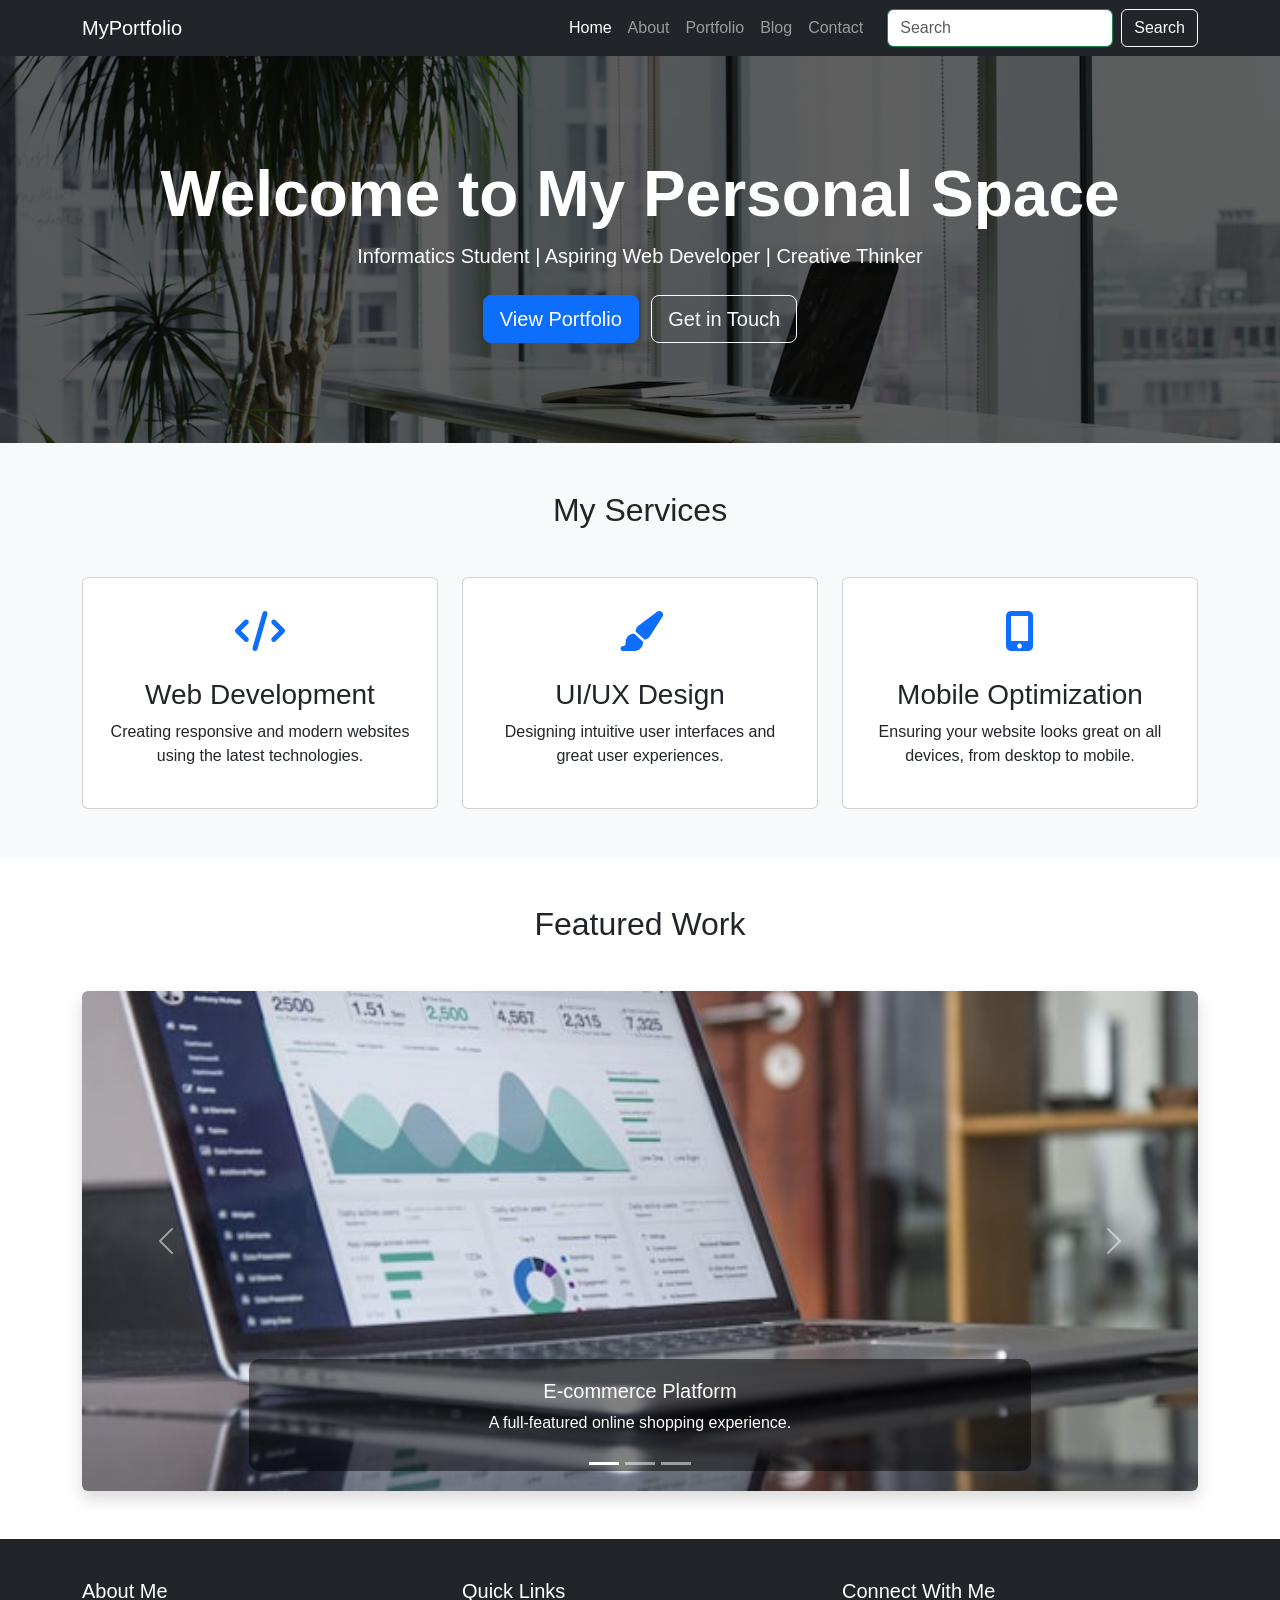
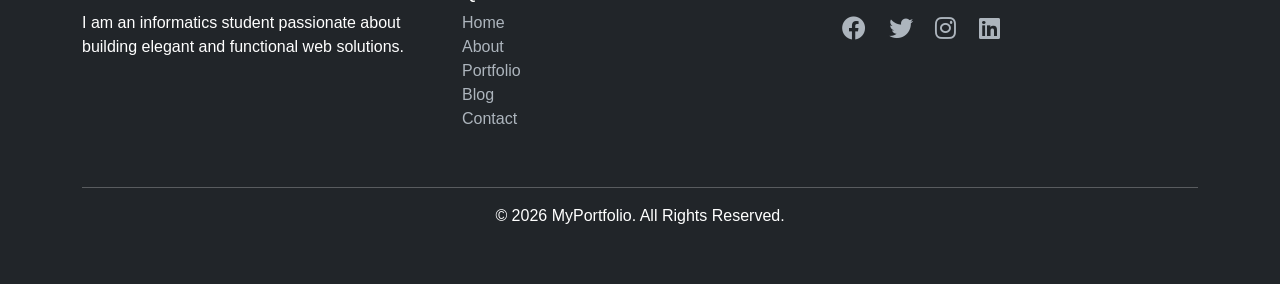
<file: index.html>
<!DOCTYPE html>
<html lang="en">
<head>
    <meta charset="UTF-8">
    <meta name="viewport" content="width=device-width, initial-scale=1.0">
    <title>Personal Website - Home</title>
    <!-- Bootstrap 5 CSS -->
    <link href="https://cdn.jsdelivr.net/npm/bootstrap@5.3.0/dist/css/bootstrap.min.css" rel="stylesheet">
    <!-- Font Awesome -->
    <link rel="stylesheet" href="https://cdnjs.cloudflare.com/ajax/libs/font-awesome/6.0.0/css/all.min.css">
    <!-- Custom CSS -->
    <link rel="stylesheet" href="css/custom.css">
</head>
<body>

    <!-- Navbar -->
    <nav class="navbar navbar-expand-lg navbar-dark bg-dark fixed-top">
        <div class="container">
            <a class="navbar-brand" href="index.html">MyPortfolio</a>
            <button class="navbar-toggler" type="button" data-bs-toggle="collapse" data-bs-target="#navbarNav">
                <span class="navbar-toggler-icon"></span>
            </button>
            <div class="collapse navbar-collapse" id="navbarNav">
                <ul class="navbar-nav ms-auto">
                    <li class="nav-item"><a class="nav-link active" href="index.html">Home</a></li>
                    <li class="nav-item"><a class="nav-link" href="about.html">About</a></li>
                    <li class="nav-item"><a class="nav-link" href="portfolio.html">Portfolio</a></li>
                    <li class="nav-item"><a class="nav-link" href="blog.html">Blog</a></li>
                    <li class="nav-item"><a class="nav-link" href="contact.html">Contact</a></li>
                </ul>
                <!-- Optional Search Bar -->
                <form class="d-flex ms-lg-3">
                    <input class="form-control me-2" type="search" placeholder="Search" aria-label="Search">
                    <button class="btn btn-outline-light" type="submit">Search</button>
                </form>
            </div>
        </div>
    </nav>

    <!-- Hero Section -->
    <section class="hero-section">
        <div class="container">
            <h1 class="display-3 fw-bold">Welcome to My Personal Space</h1>
            <p class="lead">Informatics Student | Aspiring Web Developer | Creative Thinker</p>
            <div class="mt-4">
                <a href="portfolio.html" class="btn btn-primary btn-lg me-2">View Portfolio</a>
                <a href="contact.html" class="btn btn-outline-light btn-lg">Get in Touch</a>
            </div>
        </div>
    </section>

    <!-- Features/Services Section -->
    <section class="py-5 bg-light">
        <div class="container">
            <h2 class="text-center mb-5">My Services</h2>
            <div class="row g-4">
                <div class="col-md-4">
                    <div class="card h-100 feature-card text-center p-4">
                        <div class="feature-icon">
                            <i class="fas fa-code"></i>
                        </div>
                        <h3>Web Development</h3>
                        <p>Creating responsive and modern websites using the latest technologies.</p>
                    </div>
                </div>
                <div class="col-md-4">
                    <div class="card h-100 feature-card text-center p-4">
                        <div class="feature-icon">
                            <i class="fas fa-paint-brush"></i>
                        </div>
                        <h3>UI/UX Design</h3>
                        <p>Designing intuitive user interfaces and great user experiences.</p>
                    </div>
                </div>
                <div class="col-md-4">
                    <div class="card h-100 feature-card text-center p-4">
                        <div class="feature-icon">
                            <i class="fas fa-mobile-alt"></i>
                        </div>
                        <h3>Mobile Optimization</h3>
                        <p>Ensuring your website looks great on all devices, from desktop to mobile.</p>
                    </div>
                </div>
            </div>
        </div>
    </section>

    <!-- Carousel/Slider -->
    <section class="py-5">
        <div class="container">
            <h2 class="text-center mb-5">Featured Work</h2>
            <div id="projectCarousel" class="carousel slide" data-bs-ride="carousel">
                <div class="carousel-indicators">
                    <button type="button" data-bs-target="#projectCarousel" data-bs-slide-to="0" class="active"></button>
                    <button type="button" data-bs-target="#projectCarousel" data-bs-slide-to="1"></button>
                    <button type="button" data-bs-target="#projectCarousel" data-bs-slide-to="2"></button>
                </div>
                <div class="carousel-inner rounded shadow">
                    <div class="carousel-item active">
                        <img src="images/project1.jpg" class="d-block w-100" alt="Project 1" style="height: 500px; object-fit: cover;">
                        <div class="carousel-caption d-none d-md-block" style="background: rgba(0,0,0,0.5); border-radius: 10px;">
                            <h5>E-commerce Platform</h5>
                            <p>A full-featured online shopping experience.</p>
                        </div>
                    </div>
                    <div class="carousel-item">
                        <img src="images/project2.jpg" class="d-block w-100" alt="Project 2" style="height: 500px; object-fit: cover;">
                        <div class="carousel-caption d-none d-md-block" style="background: rgba(0,0,0,0.5); border-radius: 10px;">
                            <h5>Portfolio Website</h5>
                            <p>Showcasing creative works and achievements.</p>
                        </div>
                    </div>
                    <div class="carousel-item">
                        <img src="images/project3.jpg" class="d-block w-100" alt="Project 3" style="height: 500px; object-fit: cover;">
                        <div class="carousel-caption d-none d-md-block" style="background: rgba(0,0,0,0.5); border-radius: 10px;">
                            <h5>Task Management App</h5>
                            <p>Improving productivity through organized workflows.</p>
                        </div>
                    </div>
                </div>
                <button class="carousel-control-prev" type="button" data-bs-target="#projectCarousel" data-bs-slide="prev">
                    <span class="carousel-control-prev-icon"></span>
                </button>
                <button class="carousel-control-next" type="button" data-bs-target="#projectCarousel" data-bs-slide="next">
                    <span class="carousel-control-next-icon"></span>
                </button>
            </div>
        </div>
    </section>

    <!-- Footer -->
    <footer>
        <div class="container">
            <div class="row">
                <div class="col-md-4 mb-4">
                    <h5>About Me</h5>
                    <p>I am an informatics student passionate about building elegant and functional web solutions.</p>
                </div>
                <div class="col-md-4 mb-4">
                    <h5>Quick Links</h5>
                    <ul class="list-unstyled">
                        <li><a href="index.html">Home</a></li>
                        <li><a href="about.html">About</a></li>
                        <li><a href="portfolio.html">Portfolio</a></li>
                        <li><a href="blog.html">Blog</a></li>
                        <li><a href="contact.html">Contact</a></li>
                    </ul>
                </div>
                <div class="col-md-4 mb-4">
                    <h5>Connect With Me</h5>
                    <div class="fs-4">
                        <a href="#" class="me-3"><i class="fab fa-facebook"></i></a>
                        <a href="#" class="me-3"><i class="fab fa-twitter"></i></a>
                        <a href="#" class="me-3"><i class="fab fa-instagram"></i></a>
                        <a href="#" class="me-3"><i class="fab fa-linkedin"></i></a>
                    </div>
                </div>
            </div>
            <hr class="bg-secondary">
            <div class="text-center mt-3">
                <p>&copy; 2026 MyPortfolio. All Rights Reserved.</p>
            </div>
        </div>
    </footer>

    <!-- Bootstrap 5 JS Bundle with Popper -->
    <script src="https://cdn.jsdelivr.net/npm/bootstrap@5.3.0/dist/js/bootstrap.bundle.min.js"></script>
    <!-- Custom JS -->
    <script src="js/script.js"></script>
</body>
</html>
</file>
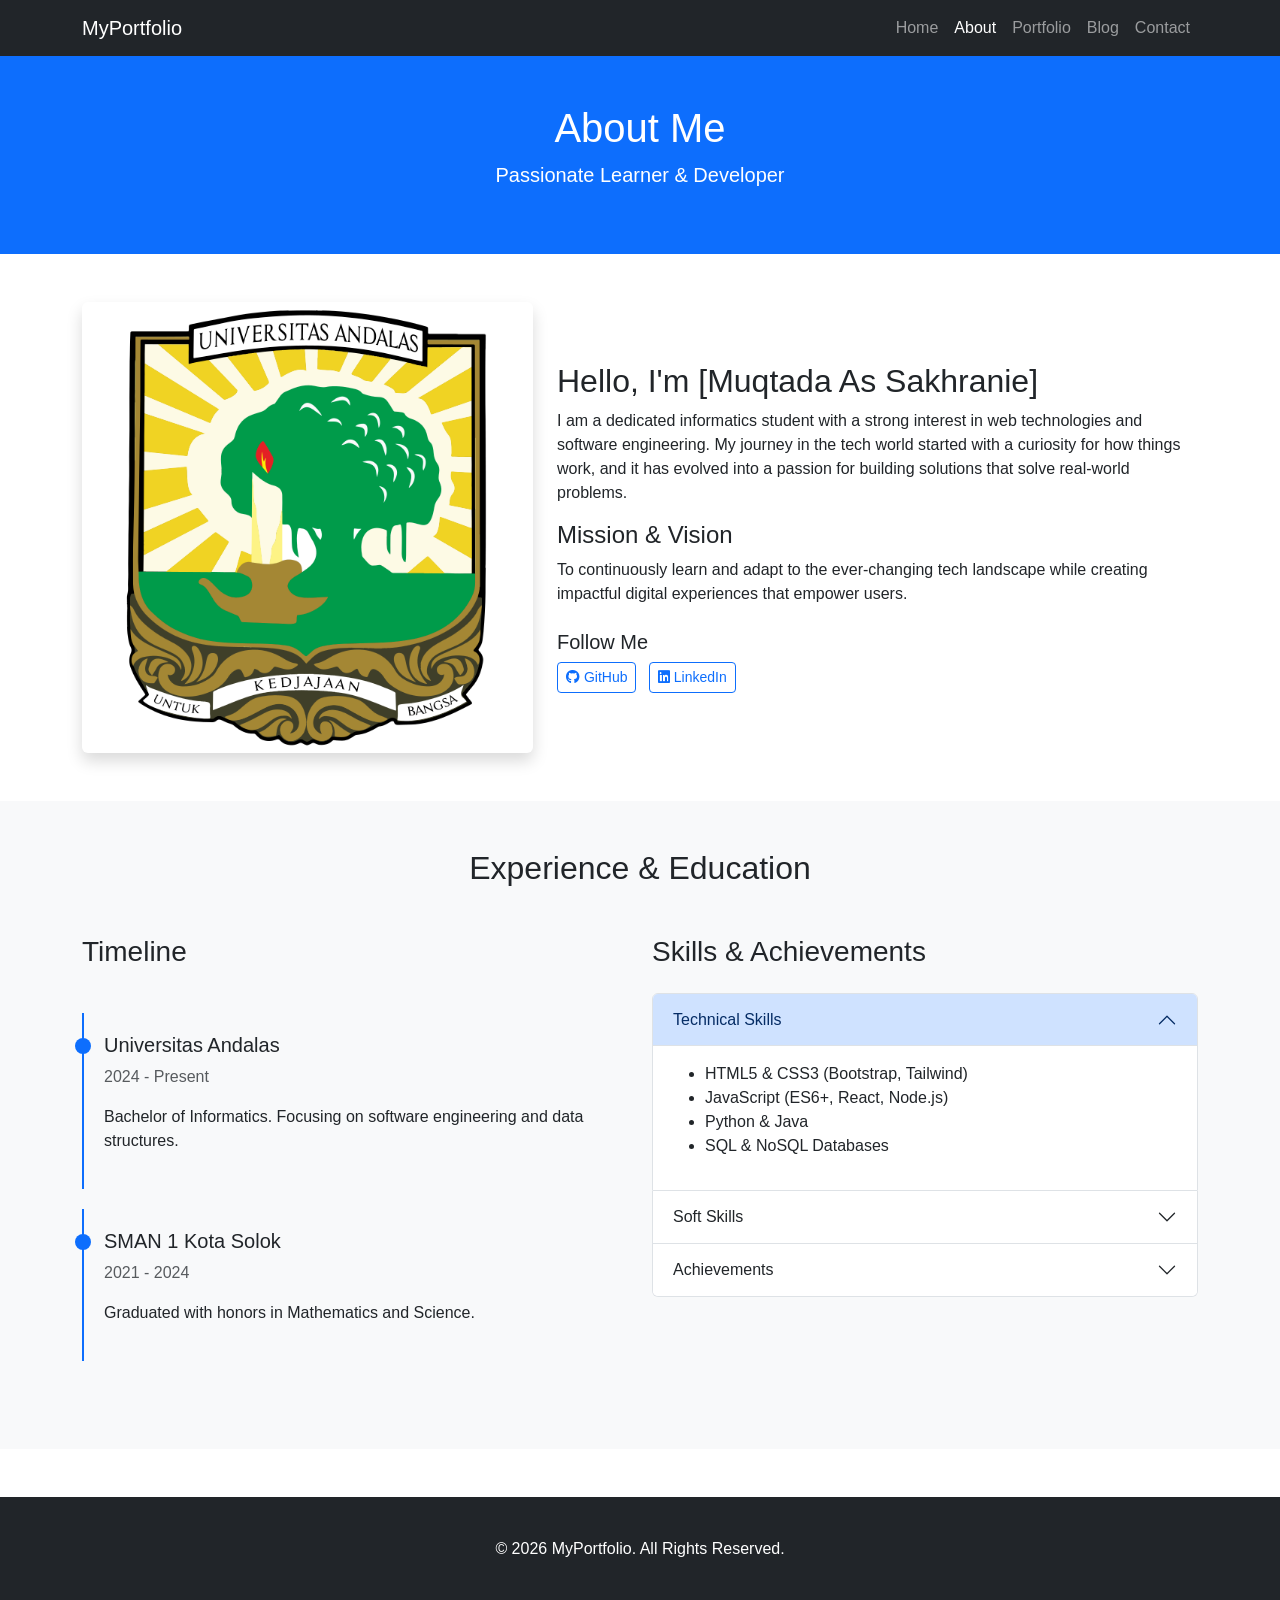
<file: about.html>
<!DOCTYPE html>
<html lang="en">
<head>
    <meta charset="UTF-8">
    <meta name="viewport" content="width=device-width, initial-scale=1.0">
    <title>About Me - MyPortfolio</title>
    <link href="https://cdn.jsdelivr.net/npm/bootstrap@5.3.0/dist/css/bootstrap.min.css" rel="stylesheet">
    <link rel="stylesheet" href="https://cdnjs.cloudflare.com/ajax/libs/font-awesome/6.0.0/css/all.min.css">
    <link rel="stylesheet" href="css/custom.css">
</head>
<body>

    <!-- Navbar -->
    <nav class="navbar navbar-expand-lg navbar-dark bg-dark fixed-top">
        <div class="container">
            <a class="navbar-brand" href="index.html">MyPortfolio</a>
            <button class="navbar-toggler" type="button" data-bs-toggle="collapse" data-bs-target="#navbarNav">
                <span class="navbar-toggler-icon"></span>
            </button>
            <div class="collapse navbar-collapse" id="navbarNav">
                <ul class="navbar-nav ms-auto">
                    <li class="nav-item"><a class="nav-link" href="index.html">Home</a></li>
                    <li class="nav-item"><a class="nav-link active" href="about.html">About</a></li>
                    <li class="nav-item"><a class="nav-link" href="portfolio.html">Portfolio</a></li>
                    <li class="nav-item"><a class="nav-link" href="blog.html">Blog</a></li>
                    <li class="nav-item"><a class="nav-link" href="contact.html">Contact</a></li>
                </ul>
            </div>
        </div>
    </nav>

    <!-- Page Header -->
    <header class="bg-primary text-white text-center py-5">
        <div class="container">
            <h1>About Me</h1>
            <p class="lead">Passionate Learner & Developer</p>
        </div>
    </header>

    <!-- Personal Info Section -->
    <section class="py-5">
        <div class="container">
            <div class="row align-items-center">
                <div class="col-md-5 mb-4 mb-md-0">
                    <img src="images/profile1.jpg" alt="My Profile" class="img-fluid rounded shadow">
                </div>
                <div class="col-md-7">
                    <h2>Hello, I'm [Muqtada As Sakhranie]</h2>
                    <p>I am a dedicated informatics student with a strong interest in web technologies and software engineering. My journey in the tech world started with a curiosity for how things work, and it has evolved into a passion for building solutions that solve real-world problems.</p>
                    
                    <h4>Mission & Vision</h4>
                    <p>To continuously learn and adapt to the ever-changing tech landscape while creating impactful digital experiences that empower users.</p>

                    <div class="mt-4">
                        <h5>Follow Me</h5>
                        <a href="https://github.com/muqtadaend" class="btn btn-outline-primary btn-sm me-2"><i class="fab fa-github"></i> GitHub</a>
                        <a href="#" class="btn btn-outline-primary btn-sm me-2"><i class="fab fa-linkedin"></i> LinkedIn</a>
                    </div>
                </div>
            </div>
        </div>
    </section>

    <!-- Timeline/Accordion Section -->
    <section class="py-5 bg-light">
        <div class="container">
            <h2 class="text-center mb-5">Experience & Education</h2>
            
            <div class="row">
                <div class="col-md-6">
                    <h3 class="mb-4">Timeline</h3>
                    <div class="timeline">
                        <div class="timeline-item">
                            <h5>Universitas Andalas</h5>
                            <p class="text-muted">2024 - Present</p>
                            <p>Bachelor of Informatics. Focusing on software engineering and data structures.</p>
                        </div>
                        <div class="timeline-item">
                            <h5>SMAN 1 Kota Solok</h5>
                            <p class="text-muted">2021 - 2024</p>
                            <p>Graduated with honors in Mathematics and Science.</p>
                        </div>
                    </div>
                </div>
                <div class="col-md-6">
                    <h3 class="mb-4">Skills & Achievements</h3>
                    <div class="accordion" id="skillsAccordion">
                        <div class="accordion-item">
                            <h2 class="accordion-header">
                                <button class="accordion-button" type="button" data-bs-toggle="collapse" data-bs-target="#skill1">
                                    Technical Skills
                                </button>
                            </h2>
                            <div id="skill1" class="accordion-collapse collapse show" data-bs-parent="#skillsAccordion">
                                <div class="accordion-body">
                                    <ul>
                                        <li>HTML5 & CSS3 (Bootstrap, Tailwind)</li>
                                        <li>JavaScript (ES6+, React, Node.js)</li>
                                        <li>Python & Java</li>
                                        <li>SQL & NoSQL Databases</li>
                                    </ul>
                                </div>
                            </div>
                        </div>
                        <div class="accordion-item">
                            <h2 class="accordion-header">
                                <button class="accordion-button collapsed" type="button" data-bs-toggle="collapse" data-bs-target="#skill2">
                                    Soft Skills
                                </button>
                            </h2>
                            <div id="skill2" class="accordion-collapse collapse" data-bs-parent="#skillsAccordion">
                                <div class="accordion-body">
                                    <ul>
                                        <li>Problem Solving</li>
                                        <li>Team Collaboration</li>
                                        <li>Effective Communication</li>
                                        <li>Adaptability</li>
                                    </ul>
                                </div>
                            </div>
                        </div>
                        <div class="accordion-item">
                            <h2 class="accordion-header">
                                <button class="accordion-button collapsed" type="button" data-bs-toggle="collapse" data-bs-target="#skill3">
                                    Achievements
                                </button>
                            </h2>
                            <div id="skill3" class="accordion-collapse collapse" data-bs-parent="#skillsAccordion">
                                <div class="accordion-body">
                                    <ul>
                                        <li>1st Place in Local Hackathon 2022</li>
                                        <li>Certified Web Developer (Google/Coursera)</li>
                                        <li>Dean's List - Fall 2021, Spring 2022</li>
                                    </ul>
                                </div>
                            </div>
                        </div>
                    </div>
                </div>
            </div>
        </div>
    </section>

    <!-- Footer -->
    <footer class="mt-5">
        <div class="container text-center">
            <p>&copy; 2026 MyPortfolio. All Rights Reserved.</p>
        </div>
    </footer>

    <script src="https://cdn.jsdelivr.net/npm/bootstrap@5.3.0/dist/js/bootstrap.bundle.min.js"></script>
    <script src="js/script.js"></script>
</body>
</html>
</file>
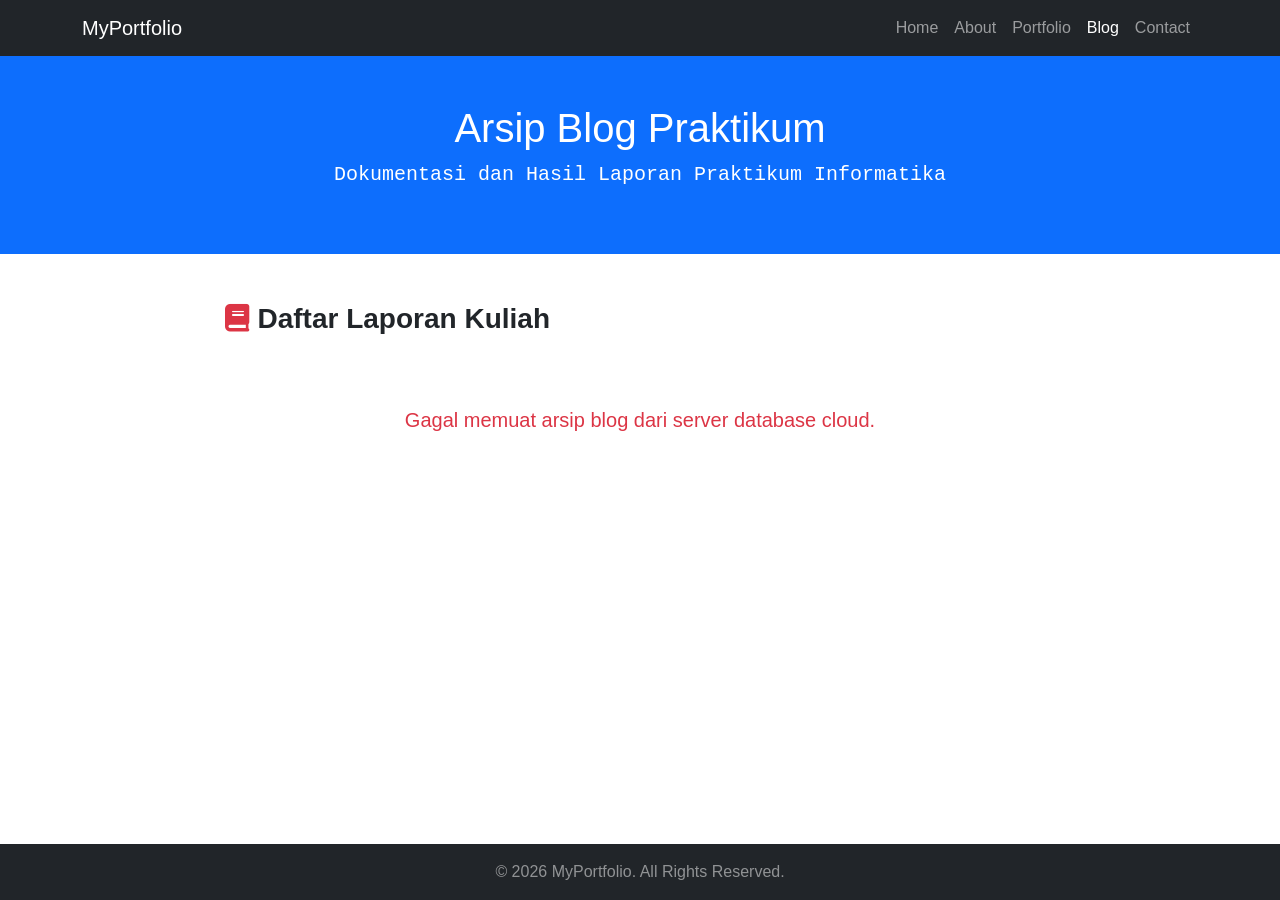
<file: admin.html>
<!DOCTYPE html>
<html lang="en">
<head>
    <meta charset="UTF-8">
    <meta name="viewport" content="width=device-width, initial-scale=1.0">
    <title>Panel Manajemen Laporan (Admin Only)</title>
    <link href="https://cdn.jsdelivr.net/npm/bootstrap@5.3.0/dist/css/bootstrap.min.css" rel="stylesheet">
    <link rel="stylesheet" href="https://cdnjs.cloudflare.com/ajax/libs/font-awesome/6.0.0/css/all.min.css">
    <style>
        body { background-color: #f4f6f9; padding-top: 30px; padding-bottom: 60px; }
        .dynamic-step-item { background-color: #fff; border: 1px solid #ced4da; border-radius: 8px; padding: 15px; margin-bottom: 15px; }
        .admin-card-list { max-height: 70vh; overflow-y: auto; }
    </style>
</head>
<body>

    <div class="container-fluid px-4">
        <div class="d-flex justify-content-between align-items-center mb-4 bg-white p-3 rounded shadow-sm">
            <h3 class="text-danger fw-bold m-0"><i class="fas fa-user-shield me-2"></i>Control Panel Dashboard (Cloud Firebase)</h3>
            <a href="blog.html" class="btn btn-dark fw-bold"><i class="fas fa-globe me-1"></i> Ke Halaman Utama Blog</a>
        </div>

        <div class="row g-4">
            <div class="col-xl-5 col-lg-6">
                <div class="card shadow border-0 p-4 sticky-top" style="top: 20px; max-height: 85vh; overflow-y: auto;">
                    <h4 class="mb-3 text-primary fw-bold"><i class="fas fa-plus-circle me-2"></i>Input Tugas Baru</h4>
                    <form id="praktikumForm" class="needs-validation" novalidate>
                        <div class="mb-3">
                            <label class="form-label fw-semibold">Mata Kuliah</label>
                            <input type="text" class="form-control" id="formMatkul" placeholder="Contoh: Pemrograman Web" required>
                        </div>
                        <div class="mb-3">
                            <label class="form-label fw-semibold">Judul Utama</label>
                            <input type="text" class="form-control" id="formJudul" placeholder="Contoh: Modul 7 - Laravel Migration" required>
                        </div>
                        <div class="mb-3">
                            <label class="form-label fw-semibold">Deskripsi Singkat</label>
                            <textarea class="form-control" id="formDeskripsi" rows="2" placeholder="Pengantar singkat materi..." required></textarea>
                        </div>
                        
                        <hr>
                        <h6 class="text-primary fw-bold">A. TUJUAN PRAKTIKUM</h6>
                        <div class="mb-3">
                            <textarea class="form-control" id="formTujuan" rows="2" placeholder="Tuliskan tujuan..." required></textarea>
                        </div>

                        <hr>
                        <div class="d-flex justify-content-between align-items-center mb-3">
                            <h6 class="text-primary fw-bold m-0">B. TEORI & LANGKAH-LANGKAH</h6>
                            <button type="button" class="btn btn-sm btn-dark" id="addStepBtn"><i class="fas fa-plus me-1"></i> Tambah Sub-Bab</button>
                        </div>
                        
                        <div id="dynamicStepsContainer">
                            <div class="dynamic-step-item">
                                <span class="badge bg-danger mb-2 step-number-label">Sub-Bagian 1</span>
                                <div class="mb-2">
                                    <input type="text" class="form-control form-step-title" placeholder="Nama Sub-Materi (Misal: 1. Konfigurasi)" required>
                                </div>
                                <div class="mb-2">
                                    <textarea class="form-control form-step-desc" rows="2" placeholder="Penjelasan..." required></textarea>
                                </div>
                                <div>
                                    <input type="file" class="form-control form-step-file" accept="image/*" required>
                                </div>
                            </div>
                        </div>

                        <hr>
                        <h6 class="text-primary fw-bold">C. KESIMPULAN</h6>
                        <div class="mb-4">
                            <textarea class="form-control" id="formKesimpulan" rows="2" placeholder="Kesimpulan akhir..." required></textarea>
                        </div>

                        <button type="submit" id="submitBtn" class="btn btn-danger w-100 fw-bold py-2">Publish ke Cloud Database <i class="fas fa-cloud-upload-alt ms-1"></i></button>
                    </form>
                </div>
            </div>

            <div class="col-xl-7 col-lg-6">
                <div class="card shadow border-0 p-4">
                    <h4 class="mb-3 text-dark fw-bold"><i class="fas fa-folder-open me-2 text-warning"></i>Daftar Laporan di Cloud Server</h4>
                    <p class="text-muted small">Data di bawah ini tersimpan secara live di Cloud. Menghapus data di sini akan langsung menghilangkannya dari device dosen secara realtime.</p>
                    <div id="adminReportContainer" class="admin-card-list row g-3">
                        <div class="text-center text-muted py-5"><div class="spinner-border text-danger" role="status"></div><p class="mt-2">Menghubungkan ke Cloud Database...</p></div>
                    </div>
                </div>
            </div>
        </div>
    </div>

    <script>
        // ========================================================
        // 🔐 SISTEM KEAMANAN PASSWORD ADMIN
        // ========================================================
        const PASSWORD_RAHASIA_ADMIN = "adminInformatika123"; 
        let verifikasiUser = prompt("Akses Terbatas! Masukkan Password Kode Verifikasi Admin:");
        if (verifikasiUser !== PASSWORD_RAHASIA_ADMIN) {
            alert("Verifikasi Gagal!");
            window.location.href = "blog.html";
        }

        // ========================================================
        // 🌐 KONFIGURASI LINK URL DATABASE FIREBASE KAMU
        // ========================================================
        const FIREBASE_DB_URL = "https://muqtada-ifportofolio-default-rtdb.asia-southeast1.firebasedatabase.app"; 
        // ========================================================

        let stepCount = 1;

        // Tambah field dinamis sub-bab materi
        document.getElementById('addStepBtn').addEventListener('click', function() {
            stepCount++;
            const container = document.getElementById('dynamicStepsContainer');
            const stepHTML = `
                <div class="dynamic-step-item">
                    <div class="d-flex justify-content-between align-items-center mb-2">
                        <span class="badge bg-danger step-number-label">Sub-Bagian ${stepCount}</span>
                        <button type="button" class="btn btn-sm btn-link text-danger p-0 remove-step-btn"><i class="fas fa-trash-alt"></i></button>
                    </div>
                    <div class="mb-2">
                        <input type="text" class="form-control form-step-title" placeholder="Nama Sub-Materi..." required>
                    </div>
                    <div class="mb-2">
                        <textarea class="form-control form-step-desc" rows="2" placeholder="Penjelasan..." required></textarea>
                    </div>
                    <div>
                        <input type="file" class="form-control form-step-file" accept="image/*" required>
                    </div>
                </div>
            `;
            container.insertAdjacentHTML('beforeend', stepHTML);
        });

        // Hapus field dinamis sub-bab materi
        document.getElementById('dynamicStepsContainer').addEventListener('click', function(e) {
            if (e.target.classList.contains('remove-step-btn') || e.target.closest('.remove-step-btn')) {
                e.target.closest('.dynamic-step-item').remove();
                stepCount--;
                document.querySelectorAll('.step-number-label').forEach((label, idx) => {
                    label.innerText = `Sub-Bagian ${idx + 1}`;
                });
            }
        });

        // Ambil data & render dari Cloud Database Firebase (Rest API)
        async function fetchCloudReports() {
            const container = document.getElementById('adminReportContainer');
            try {
                const response = await fetch(`${FIREBASE_DB_URL}/laporanPraktikum.json`);
                const data = await response.json();
                
                container.innerHTML = '';
                if(!data) {
                    container.innerHTML = `<div class="text-center text-muted py-5"><h5>Belum ada data laporan praktikum di server cloud.</h5></div>`;
                    return;
                }

                Object.keys(data).forEach((key) => {
                    const report = data[key];
                    const itemHTML = `
                        <div class="col-12">
                            <div class="p-3 border rounded bg-light d-flex justify-content-between align-items-center">
                                <div>
                                    <span class="badge bg-secondary mb-1">${report.matkul}</span>
                                    <h6 class="fw-bold m-0 text-dark">${report.judul}</h6>
                                    <small class="text-muted">Dibuat pada: ${report.tanggal} • (${report.langkah ? report.langkah.length : 0} Sub-Materi)</small>
                                </div>
                                <button class="btn btn-danger btn-sm delete-report-btn" data-key="${key}">
                                    <i class="fas fa-trash-alt me-1"></i> Hapus
                                </button>
                            </div>
                        </div>
                    `;
                    container.insertAdjacentHTML('afterbegin', itemHTML);
                });
            } catch (error) {
                container.innerHTML = `<div class="text-center text-danger py-5"><h5>Gagal memuat data dari cloud database. Periksa URL Firebase kamu.</h5></div>`;
            }
        }

        // Hapus data dari Cloud Database Firebase
        document.getElementById('adminReportContainer').addEventListener('click', async function(e) {
            if (e.target && e.target.classList.contains('delete-report-btn')) {
                const firebaseKey = e.target.getAttribute('data-key');
                if (confirm("Apakah kamu benar-benar yakin ingin menghapus laporan praktikum ini dari database Cloud?")) {
                    e.target.innerText = "Menghapus...";
                    e.target.disabled = true;
                    await fetch(`${FIREBASE_DB_URL}/laporanPraktikum/${firebaseKey}.json`, { method: 'DELETE' });
                    fetchCloudReports();
                }
            }
        });

        // Kirim Laporan Baru ke Cloud Database Firebase
        document.getElementById('praktikumForm').addEventListener('submit', async function(event) {
            event.preventDefault();
            if (!this.checkValidity()) {
                event.stopPropagation();
                this.classList.add('was-validated');
                return;
            }

            const submitBtn = document.getElementById('submitBtn');
            submitBtn.innerHTML = `<span class="spinner-border spinner-border-sm me-2"></span> Mengunggah ke Cloud...`;
            submitBtn.disabled = true;

            const readAsDataURL = (file) => {
                return new Promise((resolve) => {
                    const reader = new FileReader();
                    reader.onload = () => resolve(reader.result);
                    if(file) reader.readAsDataURL(file);
                    else resolve('');
                });
            };

            const stepElements = document.querySelectorAll('.dynamic-step-item');
            const langkahArray = [];

            for (let el of stepElements) {
                const file = el.querySelector('.form-step-file').files[0];
                const base64Img = await readAsDataURL(file);
                langkahArray.push({
                    title: el.querySelector('.form-step-title').value,
                    desc: el.querySelector('.form-step-desc').value,
                    img: base64Img
                });
            }

            const newReport = {
                matkul: document.getElementById('formMatkul').value,
                judul: document.getElementById('formJudul').value,
                deskripsi: document.getElementById('formDeskripsi').value,
                tujuan: document.getElementById('formTujuan').value,
                kesimpulan: document.getElementById('formKesimpulan').value,
                tanggal: new Date().toLocaleDateString('en-US', { year: 'numeric', month: 'long', day: 'numeric' }),
                langkah: langkahArray
            };

            try {
                await fetch(`${FIREBASE_DB_URL}/laporanPraktikum.json`, {
                    method: 'POST',
                    body: JSON.stringify(newReport)
                });
                alert('Sukses! Laporan berhasil di-upload dan langsung terbit di Cloud Database.');
                this.reset();
                this.classList.remove('was-validated');
                document.getElementById('dynamicStepsContainer').innerHTML = `
                    <div class="dynamic-step-item">
                        <span class="badge bg-danger mb-2 step-number-label">Sub-Bagian 1</span>
                        <div class="mb-2">
                            <input type="text" class="form-control form-step-title" placeholder="Nama Sub-Materi (Misal: 1. Konfigurasi)" required>
                        </div>
                        <div class="mb-2">
                            <textarea class="form-control form-step-desc" rows="2" placeholder="Penjelasan..." required></textarea>
                        </div>
                        <div>
                            <input type="file" class="form-control form-step-file" accept="image/*" required>
                        </div>
                    </div>
                `;
                stepCount = 1;
                fetchCloudReports();
            } catch (err) {
                alert("Gagal mengunggah data ke cloud. Cek koneksi internet.");
            } finally {
                submitBtn.innerHTML = `Publish ke Cloud Database <i class="fas fa-cloud-upload-alt ms-1"></i>`;
                submitBtn.disabled = false;
            }
        });

        document.addEventListener('DOMContentLoaded', fetchCloudReports);
    </script>
</body>
</html>
</file>
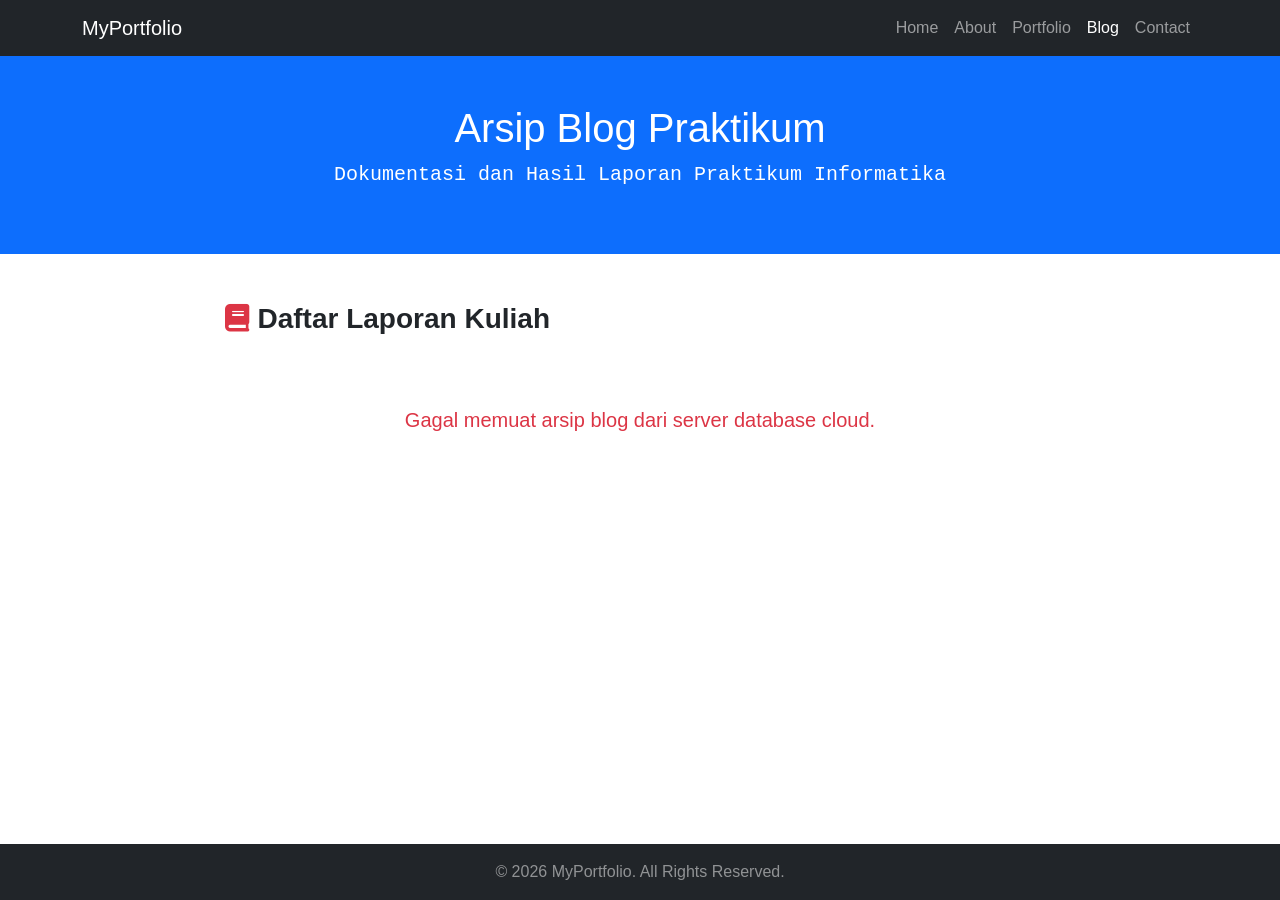
<file: blog.html>
<!DOCTYPE html>
<html lang="en">
<head>
    <meta charset="UTF-8">
    <meta name="viewport" content="width=device-width, initial-scale=1.0">
    <title>Blog Praktikum - MyPortfolio</title>
    <link href="https://cdn.jsdelivr.net/npm/bootstrap@5.3.0/dist/css/bootstrap.min.css" rel="stylesheet">
    <link rel="stylesheet" href="https://cdnjs.cloudflare.com/ajax/libs/font-awesome/6.0.0/css/all.min.css">
    <link rel="stylesheet" href="css/custom.css">
    <style>
        .report-body-preview {
            background-color: #111827;
            color: #d1d5db;
            padding: 30px;
            border-radius: 12px;
            font-family: 'Segoe UI', system-ui, sans-serif;
        }
        .report-body-preview h3 {
            color: #ffffff;
            font-weight: 700;
            font-size: 1.25rem;
            letter-spacing: 0.5px;
            margin-top: 35px;
            margin-bottom: 15px;
            border-left: 4px solid #dc3545;
            padding-left: 10px;
        }
        .report-body-preview p { line-height: 1.7; color: #9ca3af; }
        .step-block { background-color: #1f2937; border: 1px solid #374151; border-radius: 8px; padding: 18px; margin-bottom: 20px; }
        .step-title { font-weight: 600; color: #f3f4f6; margin-bottom: 10px; font-size: 1rem; }
        .step-screenshot-container { background-color: #0b0f19; border: 1px solid #4b5563; padding: 8px; border-radius: 6px; margin-top: 12px; text-align: center; }
        .step-screenshot-container img { max-width: 100%; height: auto; border-radius: 4px; box-shadow: 0 4px 10px rgba(0,0,0,0.4); }
        .step-caption { font-size: 0.75rem; color: #6b7280; margin-top: 6px; font-family: monospace; }
    </style>
</head>
<body class="d-flex flex-column min-vh-100">

    <nav class="navbar navbar-expand-lg navbar-dark bg-dark fixed-top">
        <div class="container">
            <a class="navbar-brand" href="index.html">MyPortfolio</a>
            <button class="navbar-toggler" type="button" data-bs-toggle="collapse" data-bs-target="#navbarNav">
                <span class="navbar-toggler-icon"></span>
            </button>
            <div class="collapse navbar-collapse" id="navbarNav">
                <ul class="navbar-nav ms-auto">
                    <li class="nav-item"><a class="nav-link" href="index.html">Home</a></li>
                    <li class="nav-item"><a class="nav-link" href="about.html">About</a></li>
                    <li class="nav-item"><a class="nav-link" href="portfolio.html">Portfolio</a></li>
                    <li class="nav-item"><a class="nav-link active" href="blog.html">Blog</a></li>
                    <li class="nav-item"><a class="nav-link" href="contact.html">Contact</a></li>
                </ul>
            </div>
        </div>
    </nav>

    <header class="bg-primary text-white text-center py-5">
        <div class="container">
            <h1>Arsip Blog Praktikum</h1>
            <p class="lead font-monospace">Dokumentasi dan Hasil Laporan Praktikum Informatika</p>
        </div>
    </header>

    <section class="py-5 flex-grow-1">
        <div class="container">
            <div class="row justify-content-center">
                <div class="col-lg-9">
                    <h3 class="mb-4 fw-bold text-dark"><i class="fas fa-book me-2 text-danger"></i>Daftar Laporan Kuliah</h3>
                    
                    <div id="blogContainer" class="row g-4">
                        <div class="col-12 text-center text-muted py-5">
                            <div class="spinner-border text-primary" role="status"></div>
                            <p class="mt-2">Mengambil data laporan langsung dari cloud server...</p>
                        </div>
                    </div>
                </div>
            </div>
        </div>
    </section>

    <div class="modal fade" id="reportModal" tabindex="-1" aria-hidden="true">
        <div class="modal-dialog modal-lg modal-dialog-scrollable">
            <div class="modal-content border-0">
                <div class="modal-header bg-dark text-white border-secondary">
                    <h5 class="modal-title fw-bold" id="modalReportTitle">Detail Laporan</h5>
                    <button type="button" class="btn-close btn-close-white" data-bs-dismiss="modal"></button>
                </div>
                <div class="modal-body bg-dark">
                    <div class="report-body-preview">
                        <p id="viewDeskripsi" class="text-white-50 mb-4"></p>
                        <h3>A. TUJUAN</h3>
                        <p id="viewTujuan" class="text-white-50 ms-2"></p>
                        <h3>B. TEORI DAN LANGKAH - LANGKAH</h3>
                        <div id="viewLangkahContainer" class="mt-3"></div>
                        <h3>C. KESIMPULAN</h3>
                        <p id="viewKesimpulan" class="text-white-50 ms-2"></p>
                    </div>
                </div>
                <div class="modal-footer bg-dark border-top border-secondary">
                    <button type="button" class="btn btn-secondary fw-bold" data-bs-dismiss="modal">Tutup</button>
                </div>
            </div>
        </div>
    </div>

    <footer class="bg-dark text-white-50 py-3 mt-auto">
        <div class="container text-center">
            <p class="mb-0">&copy; 2026 MyPortfolio. All Rights Reserved.</p>
        </div>
    </footer>

    <script src="https://cdn.jsdelivr.net/npm/bootstrap@5.3.0/dist/js/bootstrap.bundle.min.js"></script>
    
    <script>
        // =========================================================================
        // 🌐 KONFIGURASI LINK URL DATABASE FIREBASE KAMU (HARUS SAMA DENGAN ADMIN)
        // =========================================================================
        const FIREBASE_DB_URL = "https://muqtada-ifportofolio-default-rtdb.asia-southeast1.firebasedatabase.app"; 
        // =========================================================================

        let loadedReportsArray = [];

        async function loadCloudReports() {
            const container = document.getElementById('blogContainer');
            try {
                const response = await fetch(`${FIREBASE_DB_URL}/laporanPraktikum.json`);
                const data = await response.json();
                
                container.innerHTML = '';
                loadedReportsArray = [];

                if (!data) {
                    container.innerHTML = `<div class="col-12 text-center text-muted py-5"><h5>Belum ada laporan praktikum yang terbit di cloud.</h5></div>`;
                    return;
                }

                // Masukkan objek data ke array pencatatan lokal
                Object.keys(data).forEach((key) => {
                    loadedReportsArray.push(data[key]);
                });

                // Tampilkan laporan secara berurutan (data paling baru di atas)
                loadedReportsArray.reverse().forEach((report, index) => {
                    const cardHTML = `
                        <div class="col-12">
                            <div class="card shadow-sm border-start border-danger border-4">
                                <div class="card-body">
                                    <div class="d-flex justify-content-between align-items-center mb-2">
                                        <span class="badge bg-dark">${report.matkul}</span>
                                        <small class="text-muted"><i class="far fa-calendar-alt me-1"></i> ${report.tanggal}</small>
                                    </div>
                                    <h4 class="card-title fw-bold text-dark">${report.judul}</h4>
                                    <p class="card-text text-secondary">${report.deskripsi.substring(0, 160)}...</p>
                                </div>
                                <div class="card-footer bg-transparent border-0 pt-0">
                                    <button class="btn btn-sm btn-outline-danger view-report-btn" data-id="${index}">Baca Selengkapnya <i class="fas fa-search ms-1"></i></button>
                                </div>
                            </div>
                        </div>
                    `;
                    container.insertAdjacentHTML('beforeend', cardHTML);
                });
            } catch (error) {
                container.innerHTML = `<div class="col-12 text-center text-danger py-5"><h5>Gagal memuat arsip blog dari server database cloud.</h5></div>`;
            }
        }

        document.addEventListener('DOMContentLoaded', loadCloudReports);

        // Buka rincian isi modal laporan berdasarkan index data array
        document.getElementById('blogContainer').addEventListener('click', function(e) {
            if (e.target && e.target.classList.contains('view-report-btn')) {
                const idx = e.target.getAttribute('data-id');
                const data = loadedReportsArray[idx];

                document.getElementById('modalReportTitle').innerText = data.judul;
                document.getElementById('viewDeskripsi').innerText = data.deskripsi;
                document.getElementById('viewTujuan').innerText = data.tujuan;
                document.getElementById('viewKesimpulan').innerText = data.kesimpulan;

                const langkahContainer = document.getElementById('viewLangkahContainer');
                langkahContainer.innerHTML = '';

                if(data.langkah) {
                    data.langkah.forEach(item => {
                        const blockHTML = `
                            <div class="step-block">
                                <div class="step-title">${item.title}</div>
                                <p class="text-white-50 m-0">${item.desc}</p>
                                <div class="step-screenshot-container">
                                    <img src="${item.img}" alt="Screenshot ${item.title}">
                                    <div class="step-caption">// SCREENSHOT PROSES ${item.title.toUpperCase()}</div>
                                </div>
                            </div>
                        `;
                        langkahContainer.insertAdjacentHTML('beforeend', blockHTML);
                    });
                }

                const myModal = new bootstrap.Modal(document.getElementById('reportModal'));
                myModal.show();
            }
        });
    </script>
</body>
</html>
</file>
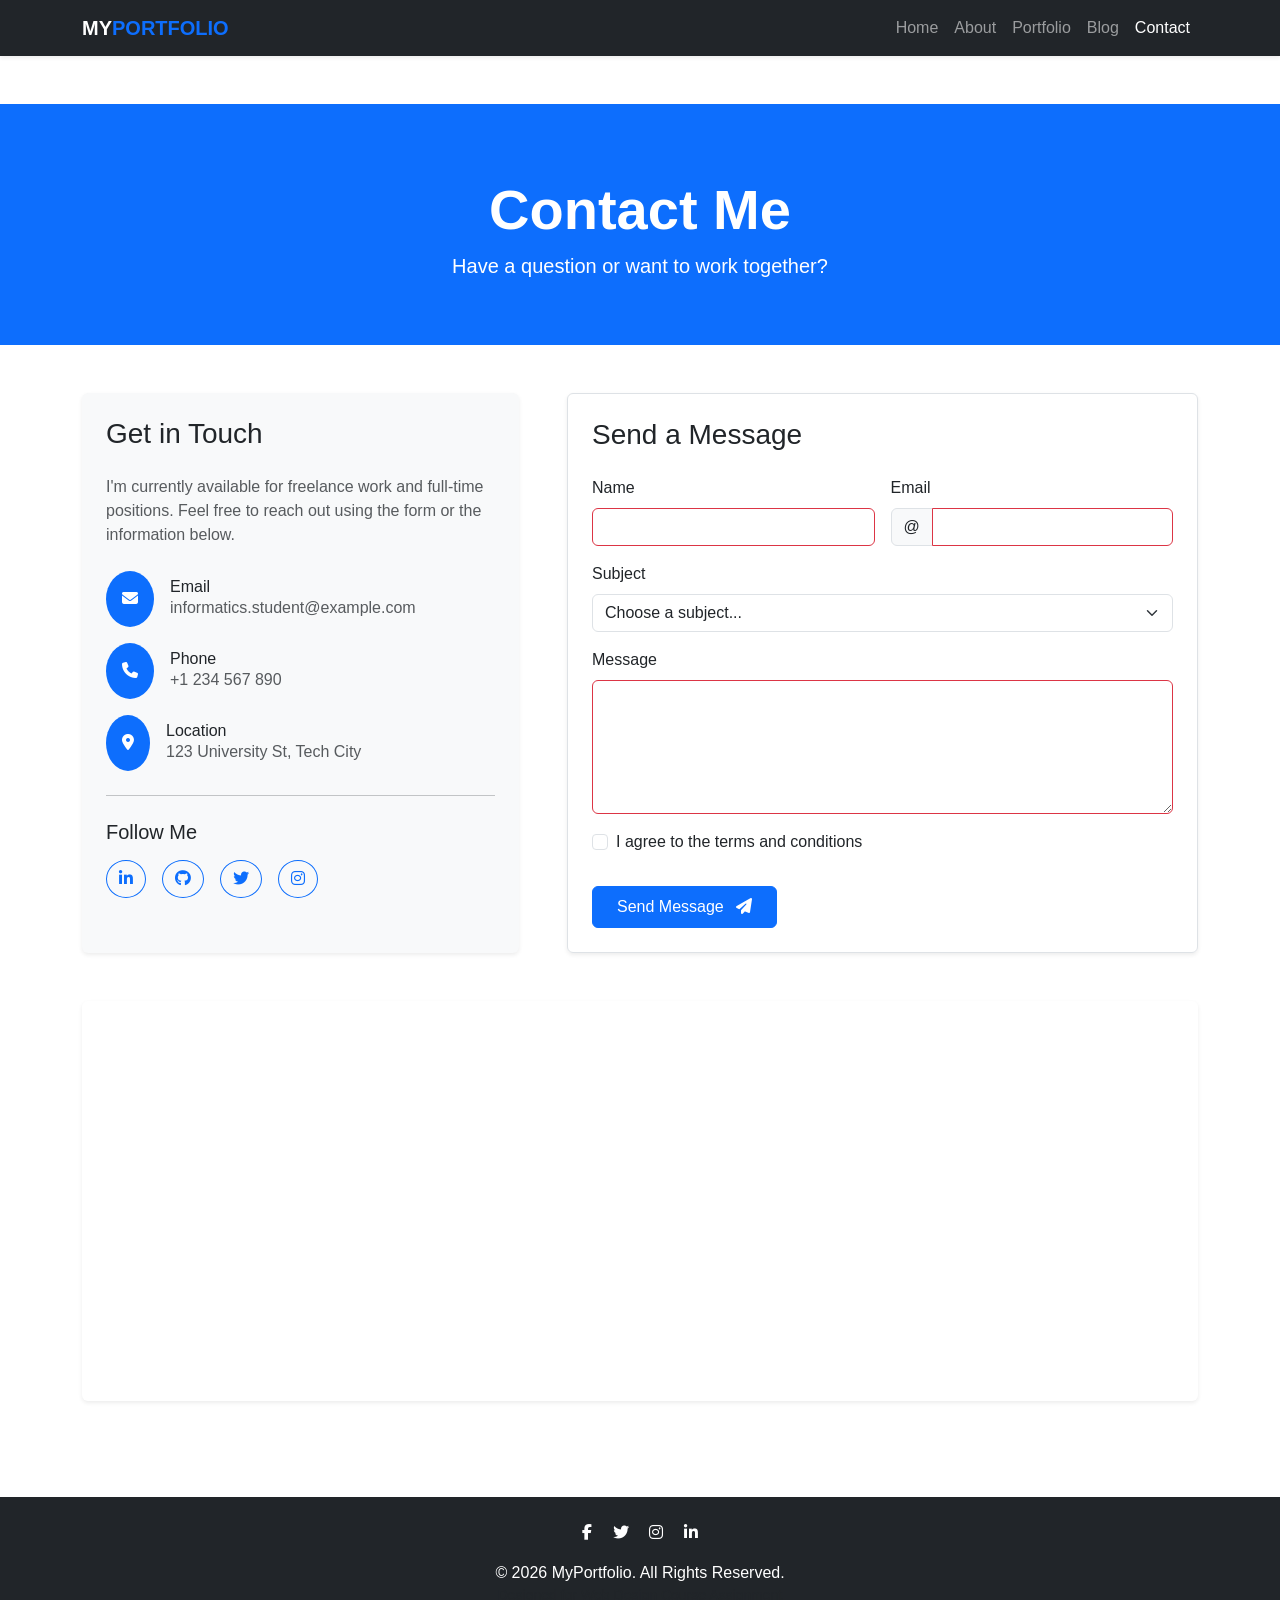
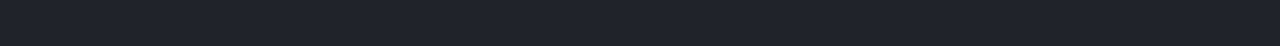
<file: contact.html>
<!DOCTYPE html>
<html lang="en">
<head>
    <meta charset="UTF-8">
    <meta name="viewport" content="width=device-width, initial-scale=1.0">
    <title>Contact - My Personal Website</title>
    <!-- Bootstrap CSS -->
    <link href="https://cdn.jsdelivr.net/npm/bootstrap@5.3.0/dist/css/bootstrap.min.css" rel="stylesheet">
    <!-- Font Awesome -->
    <link rel="stylesheet" href="https://cdnjs.cloudflare.com/ajax/libs/font-awesome/6.4.0/css/all.min.css">
    <!-- Custom CSS -->
    <link rel="stylesheet" href="css/custom.css">
</head>
<body>

    <!-- Navbar -->
    <nav class="navbar navbar-expand-lg navbar-dark bg-dark fixed-top shadow-sm">
        <div class="container">
            <a class="navbar-brand fw-bold" href="index.html">MY<span class="text-primary">PORTFOLIO</span></a>
            <button class="navbar-toggler" type="button" data-bs-toggle="collapse" data-bs-target="#navbarNav">
                <span class="navbar-toggler-icon"></span>
            </button>
            <div class="collapse navbar-collapse" id="navbarNav">
                <ul class="navbar-nav ms-auto">
                    <li class="nav-item"><a class="nav-link" href="index.html">Home</a></li>
                    <li class="nav-item"><a class="nav-link" href="about.html">About</a></li>
                    <li class="nav-item"><a class="nav-link" href="portfolio.html">Portfolio</a></li>
                    <li class="nav-item"><a class="nav-link" href="blog.html">Blog</a></li>
                    <li class="nav-item"><a class="nav-link active" href="contact.html">Contact</a></li>
                </ul>
            </div>
        </div>
    </nav>

    <!-- Header -->
    <header class="bg-primary text-white py-5 mt-5">
        <div class="container text-center pt-4">
            <h1 class="display-4 fw-bold">Contact Me</h1>
            <p class="lead">Have a question or want to work together?</p>
        </div>
    </header>

    <!-- Contact Section -->
    <section class="py-5">
        <div class="container">
            <div id="alertContainer"></div>
            
            <div class="row g-5">
                <!-- Contact Info -->
                <div class="col-lg-5">
                    <div class="p-4 bg-light rounded shadow-sm h-100">
                        <h3 class="mb-4">Get in Touch</h3>
                        <p class="text-muted mb-4">I'm currently available for freelance work and full-time positions. Feel free to reach out using the form or the information below.</p>
                        
                        <div class="d-flex align-items-center mb-3">
                            <div class="bg-primary text-white rounded-circle p-3 me-3">
                                <i class="fas fa-envelope"></i>
                            </div>
                            <div>
                                <h6 class="mb-0">Email</h6>
                                <p class="mb-0 text-muted">informatics.student@example.com</p>
                            </div>
                        </div>

                        <div class="d-flex align-items-center mb-3">
                            <div class="bg-primary text-white rounded-circle p-3 me-3">
                                <i class="fas fa-phone"></i>
                            </div>
                            <div>
                                <h6 class="mb-0">Phone</h6>
                                <p class="mb-0 text-muted">+1 234 567 890</p>
                            </div>
                        </div>

                        <div class="d-flex align-items-center mb-4">
                            <div class="bg-primary text-white rounded-circle p-3 me-3">
                                <i class="fas fa-map-marker-alt"></i>
                            </div>
                            <div>
                                <h6 class="mb-0">Location</h6>
                                <p class="mb-0 text-muted">123 University St, Tech City</p>
                            </div>
                        </div>

                        <hr>
                        
                        <h5 class="mt-4">Follow Me</h5>
                        <div class="d-flex gap-3 mt-3">
                            <a href="#" class="btn btn-outline-primary rounded-circle"><i class="fab fa-linkedin-in"></i></a>
                            <a href="#" class="btn btn-outline-primary rounded-circle"><i class="fab fa-github"></i></a>
                            <a href="#" class="btn btn-outline-primary rounded-circle"><i class="fab fa-twitter"></i></a>
                            <a href="#" class="btn btn-outline-primary rounded-circle"><i class="fab fa-instagram"></i></a>
                        </div>
                    </div>
                </div>

                <!-- Contact Form -->
                <div class="col-lg-7">
                    <div class="p-4 border rounded shadow-sm">
                        <h3 class="mb-4">Send a Message</h3>
                        <form id="contactForm" class="needs-validation" novalidate>
                            <div class="row g-3">
                                <div class="col-md-6">
                                    <label for="name" class="form-label">Name</label>
                                    <input type="text" class="form-control" id="name" required>
                                    <div class="invalid-feedback">Please enter your name.</div>
                                </div>
                                <div class="col-md-6">
                                    <label for="email" class="form-label">Email</label>
                                    <div class="input-group has-validation">
                                        <span class="input-group-text" id="inputGroupPrepend">@</span>
                                        <input type="email" class="form-control" id="email" aria-describedby="inputGroupPrepend" required>
                                        <div class="invalid-feedback">Please provide a valid email.</div>
                                    </div>
                                </div>
                                <div class="col-12">
                                    <label for="subject" class="form-label">Subject</label>
                                    <select class="form-select" id="subject" required>
                                        <option selected disabled value="">Choose a subject...</option>
                                        <option>General Inquiry</option>
                                        <option>Project Proposal</option>
                                        <option>Job Opportunity</option>
                                        <option>Other</option>
                                    </select>
                                    <div class="invalid-feedback">Please select a subject.</div>
                                </div>
                                <div class="col-12">
                                    <label for="message" class="form-label">Message</label>
                                    <textarea class="form-control" id="message" rows="5" required></textarea>
                                    <div class="invalid-feedback">Please write your message.</div>
                                </div>
                                <div class="col-12">
                                    <div class="form-check mb-3">
                                        <input class="form-check-input" type="checkbox" value="" id="invalidCheck" required>
                                        <label class="form-check-label" for="invalidCheck">
                                            I agree to the terms and conditions
                                        </label>
                                        <div class="invalid-feedback">You must agree before submitting.</div>
                                    </div>
                                </div>
                                <div class="col-12">
                                    <button id="submitBtn" class="btn btn-primary px-4 py-2" type="submit">Send Message <i class="fas fa-paper-plane ms-2"></i></button>
                                </div>
                            </div>
                        </form>
                    </div>
                </div>
            </div>

            <!-- Google Maps -->
            <div class="row mt-5">
                <div class="col-12">
                    <div class="rounded shadow-sm overflow-hidden" style="height: 400px;">
                        <iframe 
                            src="https://www.google.com/maps/embed?pb=!1m18!1m12!1m3!1d3151.835434509374!2d144.9537353153167!3d-37.81732767975171!2m3!1f0!2f0!3f0!3m2!1i1024!2i768!4f13.1!3m3!1m2!1s0x6ad65d4c2b349649%3A0xb6899234e561db11!2sEnvato!5e0!3m2!1sen!2sau!4v1625628549343!5m2!1sen!2sau" 
                            width="100%" height="100%" style="border:0;" allowfullscreen="" loading="lazy"></iframe>
                    </div>
                </div>
            </div>
        </div>
    </section>

    <!-- Footer -->
    <footer class="bg-dark text-white py-4 mt-5">
        <div class="container text-center">
        <div class="mb-3">
            <a href="#" class="text-white me-3"><i class="fab fa-facebook-f"></i></a>
            <a href="#" class="text-white me-3"><i class="fab fa-twitter"></i></a>
            <a href="#" class="text-white me-3"><i class="fab fa-instagram"></i></a>
            <a href="#" class="text-white"><i class="fab fa-linkedin-in"></i></a>
        </div>
        <p class="mb-0">© 2026 MyPortfolio. All Rights Reserved.</p>
        <p class="text-muted small">Designed for Web Design Course Assignment</p>
    </div>
    </footer>

    <!-- Bootstrap JS -->
    <script src="https://cdn.jsdelivr.net/npm/bootstrap@5.3.0/dist/js/bootstrap.bundle.min.js"></script>
    <!-- Custom JS -->
    <script src="js/script.js"></script>
</body>
</html>
</file>
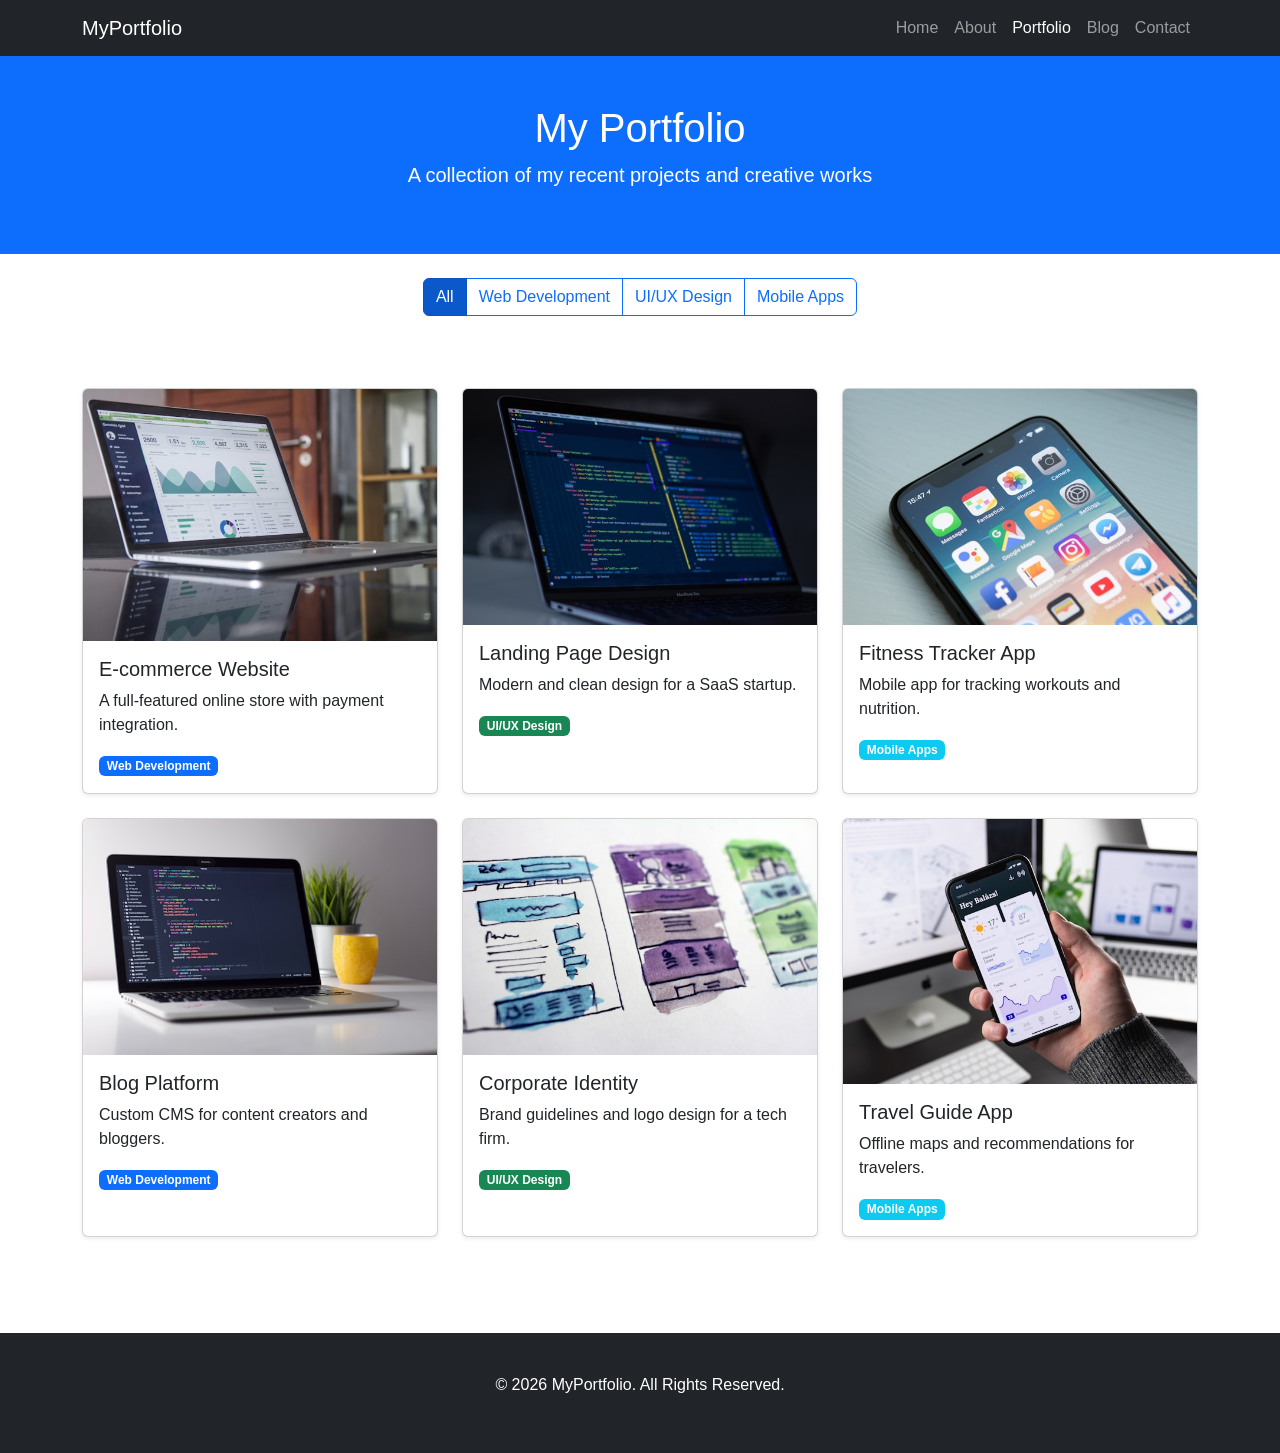
<file: portfolio.html>
<!DOCTYPE html>
<html lang="en">
<head>
    <meta charset="UTF-8">
    <meta name="viewport" content="width=device-width, initial-scale=1.0">
    <title>Portfolio - MyPortfolio</title>
    <link href="https://cdn.jsdelivr.net/npm/bootstrap@5.3.0/dist/css/bootstrap.min.css" rel="stylesheet">
    <link rel="stylesheet" href="https://cdnjs.cloudflare.com/ajax/libs/font-awesome/6.0.0/css/all.min.css">
    <link rel="stylesheet" href="css/custom.css">
</head>
<body>

    <!-- Navbar -->
    <nav class="navbar navbar-expand-lg navbar-dark bg-dark fixed-top">
        <div class="container">
            <a class="navbar-brand" href="index.html">MyPortfolio</a>
            <button class="navbar-toggler" type="button" data-bs-toggle="collapse" data-bs-target="#navbarNav">
                <span class="navbar-toggler-icon"></span>
            </button>
            <div class="collapse navbar-collapse" id="navbarNav">
                <ul class="navbar-nav ms-auto">
                    <li class="nav-item"><a class="nav-link" href="index.html">Home</a></li>
                    <li class="nav-item"><a class="nav-link" href="about.html">About</a></li>
                    <li class="nav-item"><a class="nav-link active" href="portfolio.html">Portfolio</a></li>
                    <li class="nav-item"><a class="nav-link" href="blog.html">Blog</a></li>
                    <li class="nav-item"><a class="nav-link" href="contact.html">Contact</a></li>
                </ul>
            </div>
        </div>
    </nav>

    <!-- Page Header -->
    <header class="bg-primary text-white text-center py-5">
        <div class="container">
            <h1>My Portfolio</h1>
            <p class="lead">A collection of my recent projects and creative works</p>
        </div>
    </header>

    <!-- Filter Buttons -->
    <section class="py-4">
        <div class="container text-center">
            <div class="btn-group" role="group">
                <button type="button" class="btn btn-primary filter-btn active" data-filter="all">All</button>
                <button type="button" class="btn btn-outline-primary filter-btn" data-filter="web">Web Development</button>
                <button type="button" class="btn btn-outline-primary filter-btn" data-filter="design">UI/UX Design</button>
                <button type="button" class="btn btn-outline-primary filter-btn" data-filter="mobile">Mobile Apps</button>
            </div>
        </div>
    </section>

    <!-- Portfolio Grid -->
    <section class="py-5">
        <div class="container">
            <div class="row g-4" id="portfolioGrid">
                <!-- Item 1 -->
                <div class="col-md-4 portfolio-item" data-category="web">
                    <div class="card h-100 shadow-sm" data-bs-toggle="modal" data-bs-target="#portfolioModal1" style="cursor: pointer;">
                        <img src="images/project1.jpg" class="card-img-top" alt="Project 1">
                        <div class="card-body">
                            <h5 class="card-title">E-commerce Website</h5>
                            <p class="card-text">A full-featured online store with payment integration.</p>
                            <span class="badge bg-primary">Web Development</span>
                        </div>
                    </div>
                </div>
                <!-- Item 2 -->
                <div class="col-md-4 portfolio-item" data-category="design">
                    <div class="card h-100 shadow-sm" data-bs-toggle="modal" data-bs-target="#portfolioModal2" style="cursor: pointer;">
                        <img src="images/project2.jpg" class="card-img-top" alt="Project 2">
                        <div class="card-body">
                            <h5 class="card-title">Landing Page Design</h5>
                            <p class="card-text">Modern and clean design for a SaaS startup.</p>
                            <span class="badge bg-success">UI/UX Design</span>
                        </div>
                    </div>
                </div>
                <!-- Item 3 -->
                <div class="col-md-4 portfolio-item" data-category="mobile">
                    <div class="card h-100 shadow-sm" data-bs-toggle="modal" data-bs-target="#portfolioModal3" style="cursor: pointer;">
                        <img src="images/project3.jpg" class="card-img-top" alt="Project 3">
                        <div class="card-body">
                            <h5 class="card-title">Fitness Tracker App</h5>
                            <p class="card-text">Mobile app for tracking workouts and nutrition.</p>
                            <span class="badge bg-info">Mobile Apps</span>
                        </div>
                    </div>
                </div>
                <!-- Item 4 -->
                <div class="col-md-4 portfolio-item" data-category="web">
                    <div class="card h-100 shadow-sm" data-bs-toggle="modal" data-bs-target="#portfolioModal4" style="cursor: pointer;">
                        <img src="images/project4.jpg" class="card-img-top" alt="Project 4">
                        <div class="card-body">
                            <h5 class="card-title">Blog Platform</h5>
                            <p class="card-text">Custom CMS for content creators and bloggers.</p>
                            <span class="badge bg-primary">Web Development</span>
                        </div>
                    </div>
                </div>
                <!-- Item 5 -->
                <div class="col-md-4 portfolio-item" data-category="design">
                    <div class="card h-100 shadow-sm" data-bs-toggle="modal" data-bs-target="#portfolioModal5" style="cursor: pointer;">
                        <img src="images/project5.jpg" class="card-img-top" alt="Project 5">
                        <div class="card-body">
                            <h5 class="card-title">Corporate Identity</h5>
                            <p class="card-text">Brand guidelines and logo design for a tech firm.</p>
                            <span class="badge bg-success">UI/UX Design</span>
                        </div>
                    </div>
                </div>
                <!-- Item 6 -->
                <div class="col-md-4 portfolio-item" data-category="mobile">
                    <div class="card h-100 shadow-sm" data-bs-toggle="modal" data-bs-target="#portfolioModal6" style="cursor: pointer;">
                        <img src="images/project6.jpg" class="card-img-top" alt="Project 6">
                        <div class="card-body">
                            <h5 class="card-title">Travel Guide App</h5>
                            <p class="card-text">Offline maps and recommendations for travelers.</p>
                            <span class="badge bg-info">Mobile Apps</span>
                        </div>
                    </div>
                </div>
            </div>
        </div>
    </section>

    <!-- Modals -->
    <!-- Modal 1 -->
    <div class="modal fade" id="portfolioModal1" tabindex="-1" aria-hidden="true">
        <div class="modal-dialog modal-lg">
            <div class="modal-content">
                <div class="modal-header">
                    <h5 class="modal-title">E-commerce Website</h5>
                    <button type="button" class="btn-close" data-bs-dismiss="modal" aria-label="Close"></button>
                </div>
                <div class="modal-body">
                    <!-- Carousel in Modal (Optional Requirement) -->
                    <div id="modalCarousel1" class="carousel slide mb-4" data-bs-ride="carousel">
                        <div class="carousel-inner">
                            <div class="carousel-item active">
                                <img src="images/project1.jpg" class="d-block w-100 modal-carousel-img" alt="...">
                            </div>
                            <div class="carousel-item">
                                <img src="images/project4.jpg" class="d-block w-100 modal-carousel-img" alt="...">
                            </div>
                        </div>
                        <button class="carousel-control-prev" type="button" data-bs-target="#modalCarousel1" data-bs-slide="prev">
                            <span class="carousel-control-prev-icon"></span>
                        </button>
                        <button class="carousel-control-next" type="button" data-bs-target="#modalCarousel1" data-bs-slide="next">
                            <span class="carousel-control-next-icon"></span>
                        </button>
                    </div>
                    <p>This project involved building a robust e-commerce platform with features such as user authentication, product catalog, shopping cart, and secure checkout using Stripe API.</p>
                    <ul>
                        <li><strong>Category:</strong> Web Development</li>
                        <li><strong>Tech Stack:</strong> React, Node.js, MongoDB</li>
                        <li><strong>Client:</strong> XYZ Corp</li>
                    </ul>
                </div>
                <div class="modal-footer">
                    <button type="button" class="btn btn-secondary" data-bs-dismiss="modal">Close</button>
                </div>
            </div>
        </div>
    </div>
    <!-- Repeat modals for other items as needed, or keep it simple for now -->
    <!-- (For the sake of brevity in this task, I'll add simple placeholder modals for the rest) -->
    <div class="modal fade" id="portfolioModal2" tabindex="-1" aria-hidden="true">
        <div class="modal-dialog modal-lg"><div class="modal-content"><div class="modal-header"><h5 class="modal-title">Landing Page Design</h5><button type="button" class="btn-close" data-bs-dismiss="modal"></button></div><div class="modal-body">Detailed info about Landing Page Design...</div><div class="modal-footer"><button type="button" class="btn btn-secondary" data-bs-dismiss="modal">Close</button></div></div></div>
    </div>
    <div class="modal fade" id="portfolioModal3" tabindex="-1" aria-hidden="true">
        <div class="modal-dialog modal-lg"><div class="modal-content"><div class="modal-header"><h5 class="modal-title">Fitness Tracker App</h5><button type="button" class="btn-close" data-bs-dismiss="modal"></button></div><div class="modal-body">Detailed info about Fitness Tracker App...</div><div class="modal-footer"><button type="button" class="btn btn-secondary" data-bs-dismiss="modal">Close</button></div></div></div>
    </div>
    <div class="modal fade" id="portfolioModal4" tabindex="-1" aria-hidden="true">
        <div class="modal-dialog modal-lg"><div class="modal-content"><div class="modal-header"><h5 class="modal-title">Blog Platform</h5><button type="button" class="btn-close" data-bs-dismiss="modal"></button></div><div class="modal-body">Detailed info about Blog Platform...</div><div class="modal-footer"><button type="button" class="btn btn-secondary" data-bs-dismiss="modal">Close</button></div></div></div>
    </div>
    <div class="modal fade" id="portfolioModal5" tabindex="-1" aria-hidden="true">
        <div class="modal-dialog modal-lg"><div class="modal-content"><div class="modal-header"><h5 class="modal-title">Corporate Identity</h5><button type="button" class="btn-close" data-bs-dismiss="modal"></button></div><div class="modal-body">Detailed info about Corporate Identity...</div><div class="modal-footer"><button type="button" class="btn btn-secondary" data-bs-dismiss="modal">Close</button></div></div></div>
    </div>
    <div class="modal fade" id="portfolioModal6" tabindex="-1" aria-hidden="true">
        <div class="modal-dialog modal-lg"><div class="modal-content"><div class="modal-header"><h5 class="modal-title">Travel Guide App</h5><button type="button" class="btn-close" data-bs-dismiss="modal"></button></div><div class="modal-body">Detailed info about Travel Guide App...</div><div class="modal-footer"><button type="button" class="btn btn-secondary" data-bs-dismiss="modal">Close</button></div></div></div>
    </div>

    <!-- Footer -->
    <footer class="mt-5">
        <div class="container text-center">
            <p>&copy; 2026 MyPortfolio. All Rights Reserved.</p>
        </div>
    </footer>

    <script src="https://cdn.jsdelivr.net/npm/bootstrap@5.3.0/dist/js/bootstrap.bundle.min.js"></script>
    <script src="js/script.js"></script>
</body>
</html>
</file>
<file: css/custom.css>
/* Custom CSS for Personal Website */

:root {
    --primary-color: #0d6efd;
    --secondary-color: #6c757d;
}

body {
    font-family: 'Segoe UI', Tahoma, Geneva, Verdana, sans-serif;
    padding-top: 56px; /* Offset for fixed navbar */
}

/* Navbar */
.navbar {
    transition: all 0.3s ease;
}

.navbar.scrolled {
    background-color: #fff !important;
    box-shadow: 0 2px 10px rgba(0,0,0,0.1);
}

/* Hero Section */
.hero-section {
    background: linear-gradient(rgba(0, 0, 0, 0.6), rgba(0, 0, 0, 0.6)), url('../images/hero-bg.jpg') no-repeat center center/cover;
    /* If hero-bg doesn't exist, it will fallback to gradient */
    background-color: #333;
    color: white;
    padding: 100px 0;
    text-align: center;
}

/* Features/Services Section */
.feature-card {
    transition: transform 0.3s ease, box-shadow 0.3s ease;
    cursor: pointer;
}

.feature-card:hover {
    transform: translateY(-10px);
    box-shadow: 0 10px 20px rgba(0,0,0,0.15);
}

.feature-icon {
    font-size: 2.5rem;
    color: var(--primary-color);
    margin-bottom: 1rem;
}

/* Timeline (for About Page) */
.timeline {
    position: relative;
    padding: 20px 0;
}

.timeline-item {
    padding: 20px;
    border-left: 2px solid var(--primary-color);
    position: relative;
    margin-bottom: 20px;
}

.timeline-item::before {
    content: '';
    position: absolute;
    left: -9px;
    top: 25px;
    width: 16px;
    height: 16px;
    border-radius: 50%;
    background-color: var(--primary-color);
}

/* Portfolio Filtering */
.portfolio-item {
    transition: all 0.3s ease;
}

.portfolio-item.hide {
    display: none;
}

/* Modal Carousel */
.modal-carousel-img {
    height: 400px;
    object-fit: cover;
}

/* Contact Form Validation */
.form-control:valid {
    border-color: #198754;
}

.form-control:invalid:not(:placeholder-shown) {
    border-color: #dc3545;
}

/* Footer */
footer {
    background-color: #212529;
    color: white;
    padding: 40px 0;
}

footer a {
    color: #adb5bd;
    text-decoration: none;
}

footer a:hover {
    color: white;
}

/* Responsive adjustments */
@media (max-width: 768px) {
    .hero-section {
        padding: 60px 0;
    }
    
    .timeline-item {
        margin-left: 10px;
    }
}
.blog-item {
    animation: fadeInTop 0.5s ease-out;
}

@keyframes fadeInTop {
    from {
        opacity: 0;
        transform: translateY(-20px);
    }
    to {
        opacity: 1;
        transform: translateY(0);
    }
}
</file>
